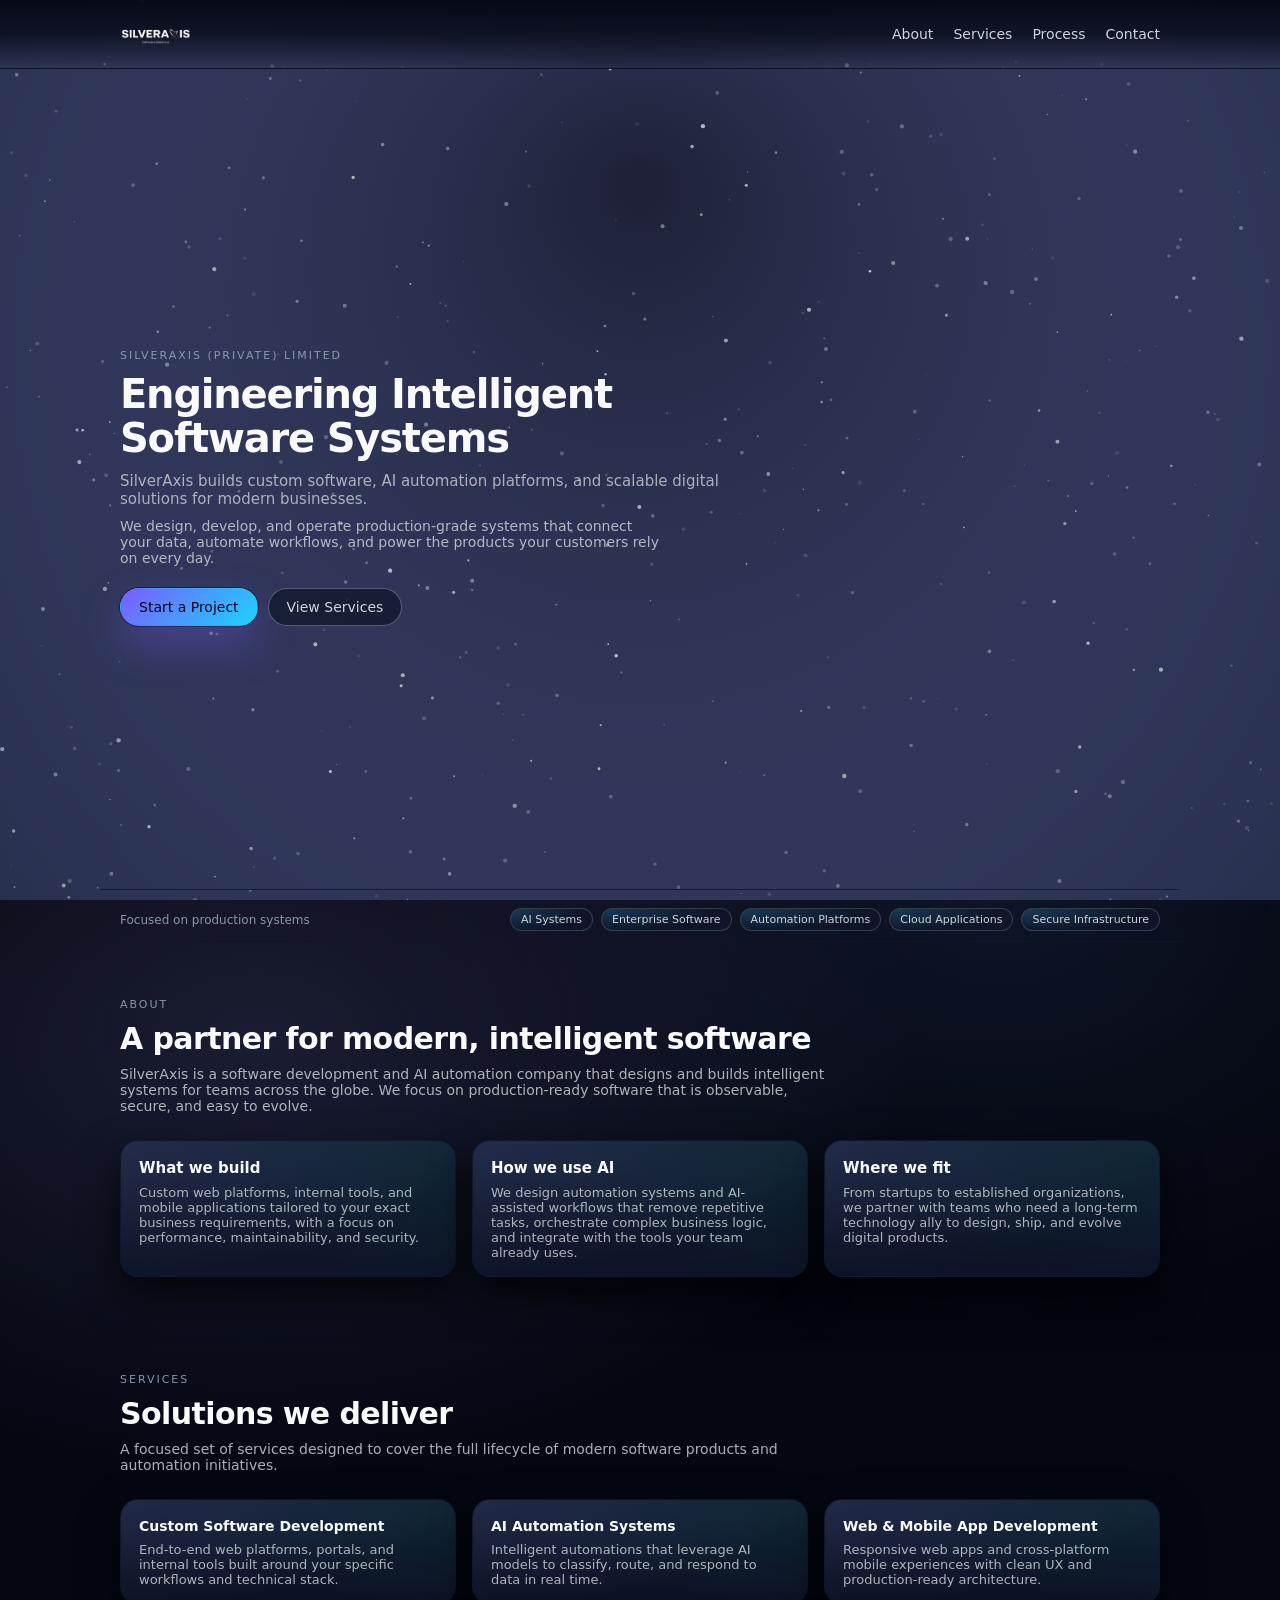
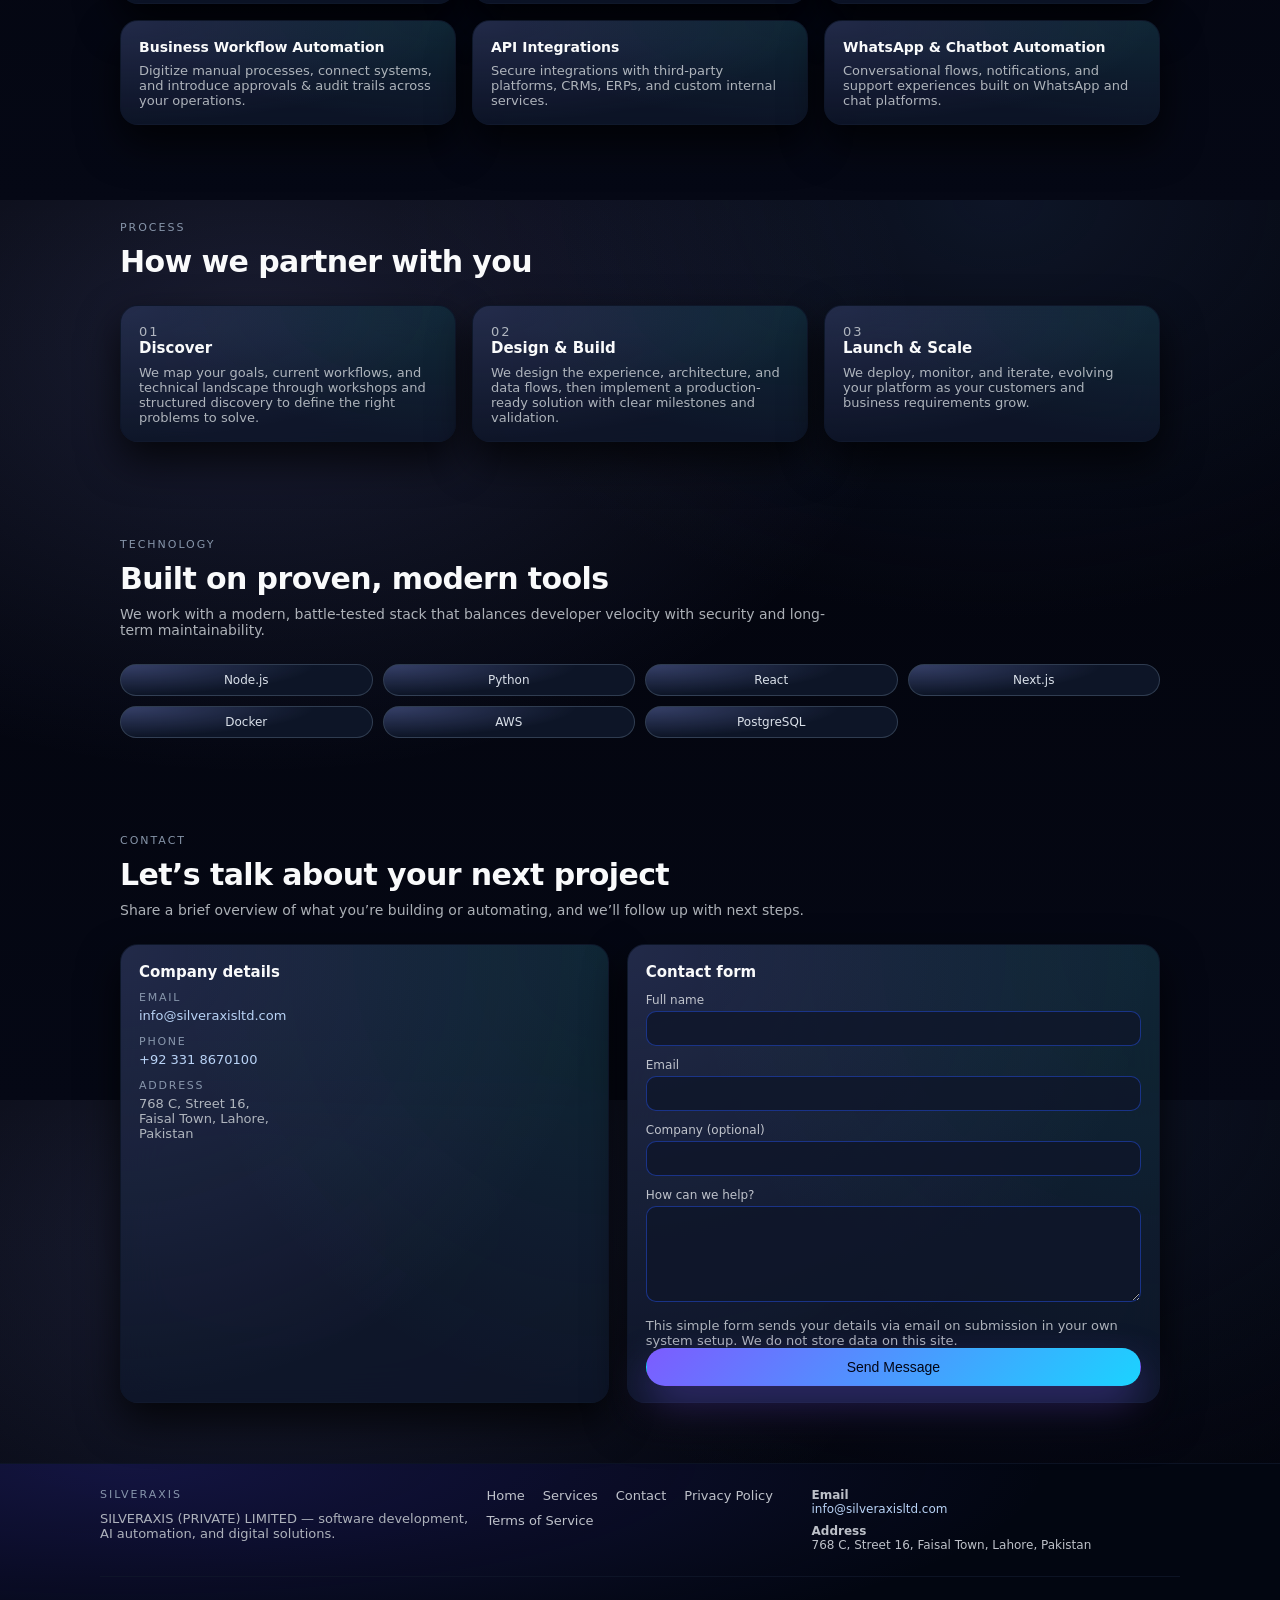
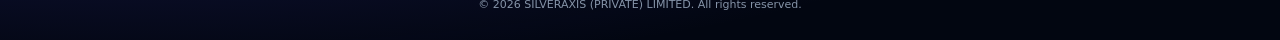
<file: index.html>
<!doctype html>
<html lang="en">
  <head>
    <meta charset="UTF-8" />
    <meta name="viewport" content="width=device-width, initial-scale=1" />
    <meta name="theme-color" content="#02030a" />
    <title>SilverAxis – Software Development &amp; AI Automation</title>
    <meta
      name="description"
      content="SilverAxis builds intelligent software systems, automation platforms, and scalable digital solutions for businesses."
    />
    <meta
      name="keywords"
      content="SilverAxis, SILVERAXIS (PRIVATE) LIMITED, software development, AI automation, web apps, mobile apps, business workflow automation, Lahore Pakistan"
    />
    <meta property="og:title" content="SilverAxis Software Solutions" />
    <meta
      property="og:description"
      content="Software development, AI automation, and digital solutions by SILVERAXIS (PRIVATE) LIMITED."
    />
    <meta property="og:type" content="website" />
    <meta property="og:site_name" content="SilverAxis" />
    <link rel="stylesheet" href="./styles.css" />
  </head>
  <body>
    <canvas id="bg" aria-hidden="true"></canvas>

    <div class="page">
      <header class="site-header">
        <div class="nav-inner">
          <a href="#hero" class="brand-mark">
            <img src="./assets/logo.png" alt="SilverAxis Software Solutions" class="brand-logo" />
          </a>
          <nav class="nav" aria-label="Primary">
            <a href="#about">About</a>
            <a href="#services">Services</a>
            <a href="#process">Process</a>
            <a href="#contact">Contact</a>
          </nav>
        </div>
      </header>

      <main>
        <section id="hero" class="section hero" aria-labelledby="hero-title">
          <div class="hero-content">
            <p class="eyebrow">SILVERAXIS (PRIVATE) LIMITED</p>
            <h1 id="hero-title">Engineering Intelligent Software Systems</h1>
            <p class="hero-subtitle">
              SilverAxis builds custom software, AI automation platforms, and scalable digital
              solutions for modern businesses.
            </p>
            <p class="hero-copy">
              We design, develop, and operate production-grade systems that connect your data,
              automate workflows, and power the products your customers rely on every day.
            </p>
            <div class="hero-actions">
              <a href="#contact" class="btn btn-primary">Start a Project</a>
              <a href="#services" class="btn btn-ghost">View Services</a>
            </div>
          </div>
        </section>

        <section class="section section-tight trust-strip" aria-label="SilverAxis capabilities">
          <div class="trust-row">
            <p class="trust-label">Focused on production systems</p>
            <div class="trust-items">
              <span class="pill">AI Systems</span>
              <span class="pill">Enterprise Software</span>
              <span class="pill">Automation Platforms</span>
              <span class="pill">Cloud Applications</span>
              <span class="pill">Secure Infrastructure</span>
            </div>
          </div>
        </section>

        <section id="about" class="section" aria-labelledby="about-title">
          <div class="section-heading">
            <p class="eyebrow">About</p>
            <h2 id="about-title">A partner for modern, intelligent software</h2>
            <p class="section-lead">
              SilverAxis is a software development and AI automation company that designs and builds
              intelligent systems for teams across the globe. We focus on production-ready software
              that is observable, secure, and easy to evolve.
            </p>
          </div>
          <div class="about-grid">
            <article class="card">
              <h3>What we build</h3>
              <p>
                Custom web platforms, internal tools, and mobile applications tailored to your exact
                business requirements, with a focus on performance, maintainability, and security.
              </p>
            </article>
            <article class="card">
              <h3>How we use AI</h3>
              <p>
                We design automation systems and AI-assisted workflows that remove repetitive tasks,
                orchestrate complex business logic, and integrate with the tools your team already
                uses.
              </p>
            </article>
            <article class="card">
              <h3>Where we fit</h3>
              <p>
                From startups to established organizations, we partner with teams who need a
                long-term technology ally to design, ship, and evolve digital products.
              </p>
            </article>
          </div>
        </section>

        <section id="services" class="section" aria-labelledby="services-title">
          <div class="section-heading">
            <p class="eyebrow">Services</p>
            <h2 id="services-title">Solutions we deliver</h2>
            <p class="section-lead">
              A focused set of services designed to cover the full lifecycle of modern software
              products and automation initiatives.
            </p>
          </div>

          <div class="services-grid">
            <article class="card service">
              <h3>Custom Software Development</h3>
              <p>
                End-to-end web platforms, portals, and internal tools built around your specific
                workflows and technical stack.
              </p>
            </article>
            <article class="card service">
              <h3>AI Automation Systems</h3>
              <p>
                Intelligent automations that leverage AI models to classify, route, and respond to
                data in real time.
              </p>
            </article>
            <article class="card service">
              <h3>Web &amp; Mobile App Development</h3>
              <p>
                Responsive web apps and cross-platform mobile experiences with clean UX and
                production-ready architecture.
              </p>
            </article>
            <article class="card service">
              <h3>Business Workflow Automation</h3>
              <p>
                Digitize manual processes, connect systems, and introduce approvals &amp; audit
                trails across your operations.
              </p>
            </article>
            <article class="card service">
              <h3>API Integrations</h3>
              <p>
                Secure integrations with third-party platforms, CRMs, ERPs, and custom internal
                services.
              </p>
            </article>
            <article class="card service">
              <h3>WhatsApp &amp; Chatbot Automation</h3>
              <p>
                Conversational flows, notifications, and support experiences built on WhatsApp and
                chat platforms.
              </p>
            </article>
          </div>
        </section>

        <section id="process" class="section" aria-labelledby="process-title">
          <div class="section-heading">
            <p class="eyebrow">Process</p>
            <h2 id="process-title">How we partner with you</h2>
          </div>
          <div class="process-grid">
            <article class="card step">
              <p class="step-label">01</p>
              <h3>Discover</h3>
              <p>
                We map your goals, current workflows, and technical landscape through workshops and
                structured discovery to define the right problems to solve.
              </p>
            </article>
            <article class="card step">
              <p class="step-label">02</p>
              <h3>Design &amp; Build</h3>
              <p>
                We design the experience, architecture, and data flows, then implement a
                production-ready solution with clear milestones and validation.
              </p>
            </article>
            <article class="card step">
              <p class="step-label">03</p>
              <h3>Launch &amp; Scale</h3>
              <p>
                We deploy, monitor, and iterate, evolving your platform as your customers and
                business requirements grow.
              </p>
            </article>
          </div>
        </section>

        <section id="stack" class="section" aria-labelledby="stack-title">
          <div class="section-heading">
            <p class="eyebrow">Technology</p>
            <h2 id="stack-title">Built on proven, modern tools</h2>
            <p class="section-lead">
              We work with a modern, battle-tested stack that balances developer velocity with
              security and long-term maintainability.
            </p>
          </div>
          <div class="stack-grid">
            <div class="stack-item">Node.js</div>
            <div class="stack-item">Python</div>
            <div class="stack-item">React</div>
            <div class="stack-item">Next.js</div>
            <div class="stack-item">Docker</div>
            <div class="stack-item">AWS</div>
            <div class="stack-item">PostgreSQL</div>
          </div>
        </section>

        <section id="contact" class="section" aria-labelledby="contact-title">
          <div class="section-heading">
            <p class="eyebrow">Contact</p>
            <h2 id="contact-title">Let’s talk about your next project</h2>
            <p class="section-lead">
              Share a brief overview of what you’re building or automating, and we’ll follow up
              with next steps.
            </p>
          </div>
          <div class="contact-layout">
            <div class="contact-details card">
              <h3>Company details</h3>
              <ul class="contact-list">
                <li>
                  <span>Email</span>
                  <a href="mailto:info@silveraxisltd.com">info@silveraxisltd.com</a>
                </li>
                <li>
                  <span>Phone</span>
                  <a href="tel:+923318670100">+92 331 8670100</a>
                </li>
                <li>
                  <span>Address</span>
                  <p>
                    768 C, Street 16,<br />
                    Faisal Town, Lahore,<br />
                    Pakistan
                  </p>
                </li>
              </ul>
            </div>

            <form class="contact-form card" id="contact-form" novalidate>
              <h3>Contact form</h3>
              <div class="field-group">
                <label for="name">Full name</label>
                <input id="name" name="name" type="text" autocomplete="name" required />
              </div>
              <div class="field-group">
                <label for="email">Email</label>
                <input
                  id="email"
                  name="email"
                  type="email"
                  inputmode="email"
                  autocomplete="email"
                  required
                />
              </div>
              <div class="field-group">
                <label for="company">Company (optional)</label>
                <input id="company" name="company" type="text" autocomplete="organization" />
              </div>
              <div class="field-group">
                <label for="message">How can we help?</label>
                <textarea id="message" name="message" rows="4" required></textarea>
              </div>
              <p class="form-note">
                This simple form sends your details via email on submission in your own system
                setup. We do not store data on this site.
              </p>
              <button type="submit" class="btn btn-primary full-width">Send Message</button>
              <p class="form-status" id="form-status" role="status" aria-live="polite"></p>
            </form>
          </div>
        </section>
      </main>

      <footer class="site-footer" aria-label="Footer">
        <div class="footer-top">
          <div class="footer-brand">
            <p class="eyebrow">SilverAxis</p>
            <p class="footer-copy">
              SILVERAXIS (PRIVATE) LIMITED — software development, AI automation, and digital
              solutions.
            </p>
          </div>
          <nav class="footer-nav" aria-label="Footer links">
            <a href="#hero">Home</a>
            <a href="#services">Services</a>
            <a href="#contact">Contact</a>
            <a href="./privacy-policy.html">Privacy Policy</a>
            <a href="./terms-of-service.html">Terms of Service</a>
          </nav>
          <div class="footer-contact">
            <p>
              <strong>Email</strong><br />
              <a href="mailto:info@silveraxisltd.com">info@silveraxisltd.com</a>
            </p>
            <p>
              <strong>Address</strong><br />
              768 C, Street 16, Faisal Town, Lahore, Pakistan
            </p>
          </div>
        </div>
        <div class="footer-bottom">
          <p>© <span id="year"></span> SILVERAXIS (PRIVATE) LIMITED. All rights reserved.</p>
        </div>
      </footer>
    </div>

    <script src="./main.js"></script>
  </body>
</html>
</file>
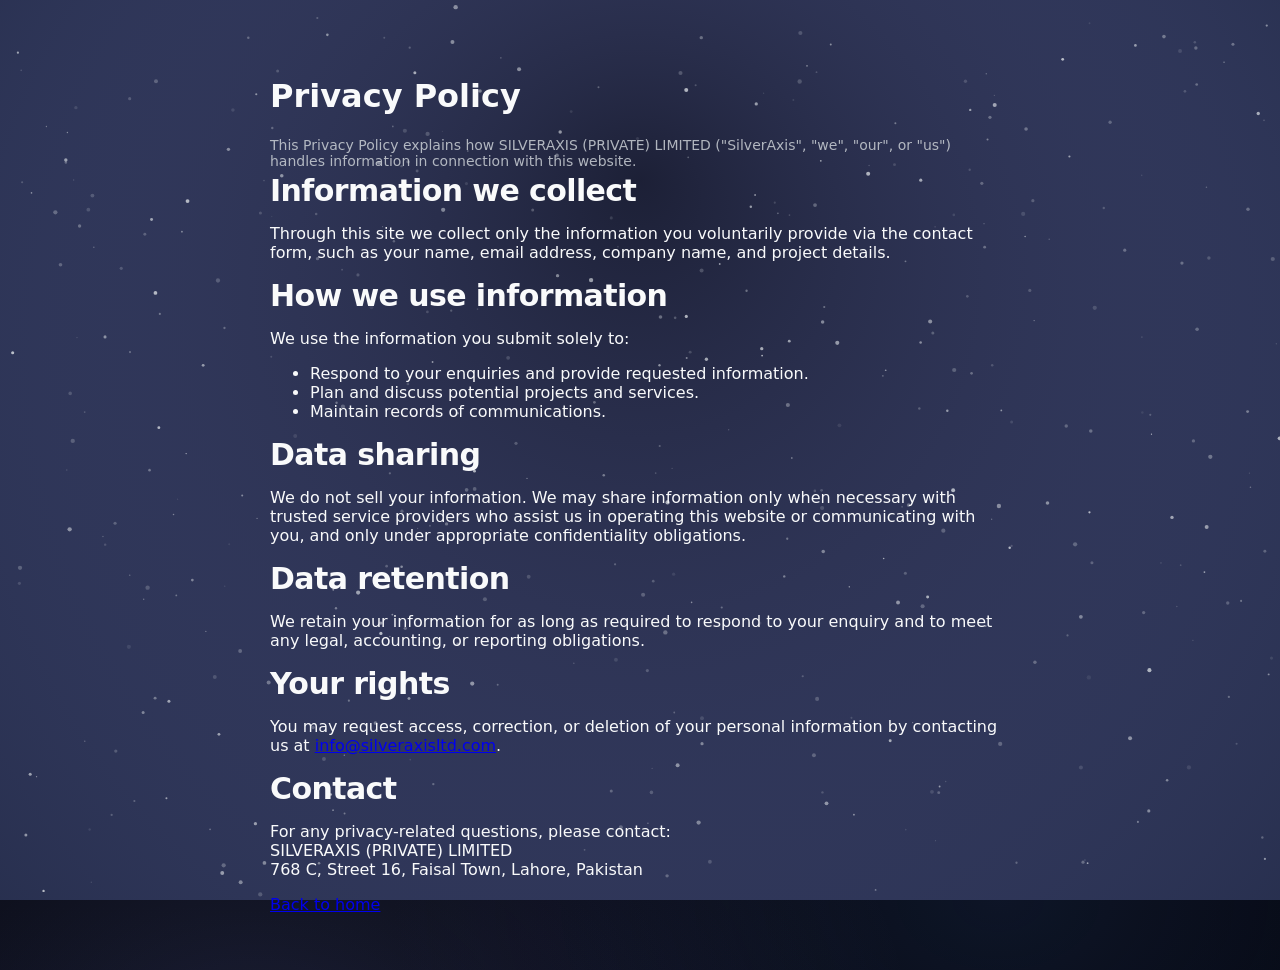
<file: privacy-policy.html>
<!doctype html>
<html lang="en">
  <head>
    <meta charset="UTF-8" />
    <meta name="viewport" content="width=device-width, initial-scale=1" />
    <title>Privacy Policy | SilverAxis</title>
    <link rel="stylesheet" href="./styles.css" />
  </head>
  <body>
    <canvas id="bg" aria-hidden="true"></canvas>
    <div class="page">
      <main class="section" style="max-width:780px;">
        <h1>Privacy Policy</h1>
        <p class="section-lead">
          This Privacy Policy explains how SILVERAXIS (PRIVATE) LIMITED ("SilverAxis", "we",
          "our", or "us") handles information in connection with this website.
        </p>
        <h2>Information we collect</h2>
        <p>
          Through this site we collect only the information you voluntarily provide via the contact
          form, such as your name, email address, company name, and project details.
        </p>
        <h2>How we use information</h2>
        <p>We use the information you submit solely to:</p>
        <ul>
          <li>Respond to your enquiries and provide requested information.</li>
          <li>Plan and discuss potential projects and services.</li>
          <li>Maintain records of communications.</li>
        </ul>
        <h2>Data sharing</h2>
        <p>
          We do not sell your information. We may share information only when necessary with trusted
          service providers who assist us in operating this website or communicating with you, and
          only under appropriate confidentiality obligations.
        </p>
        <h2>Data retention</h2>
        <p>
          We retain your information for as long as required to respond to your enquiry and to meet
          any legal, accounting, or reporting obligations.
        </p>
        <h2>Your rights</h2>
        <p>
          You may request access, correction, or deletion of your personal information by contacting
          us at
          <a href="mailto:info@silveraxisltd.com">info@silveraxisltd.com</a>.
        </p>
        <h2>Contact</h2>
        <p>
          For any privacy-related questions, please contact:<br />
          SILVERAXIS (PRIVATE) LIMITED<br />
          768 C, Street 16, Faisal Town, Lahore, Pakistan
        </p>
        <p>
          <a href="./index.html">Back to home</a>
        </p>
      </main>
    </div>
    <script src="./main.js"></script>
  </body>
</html>
</file>
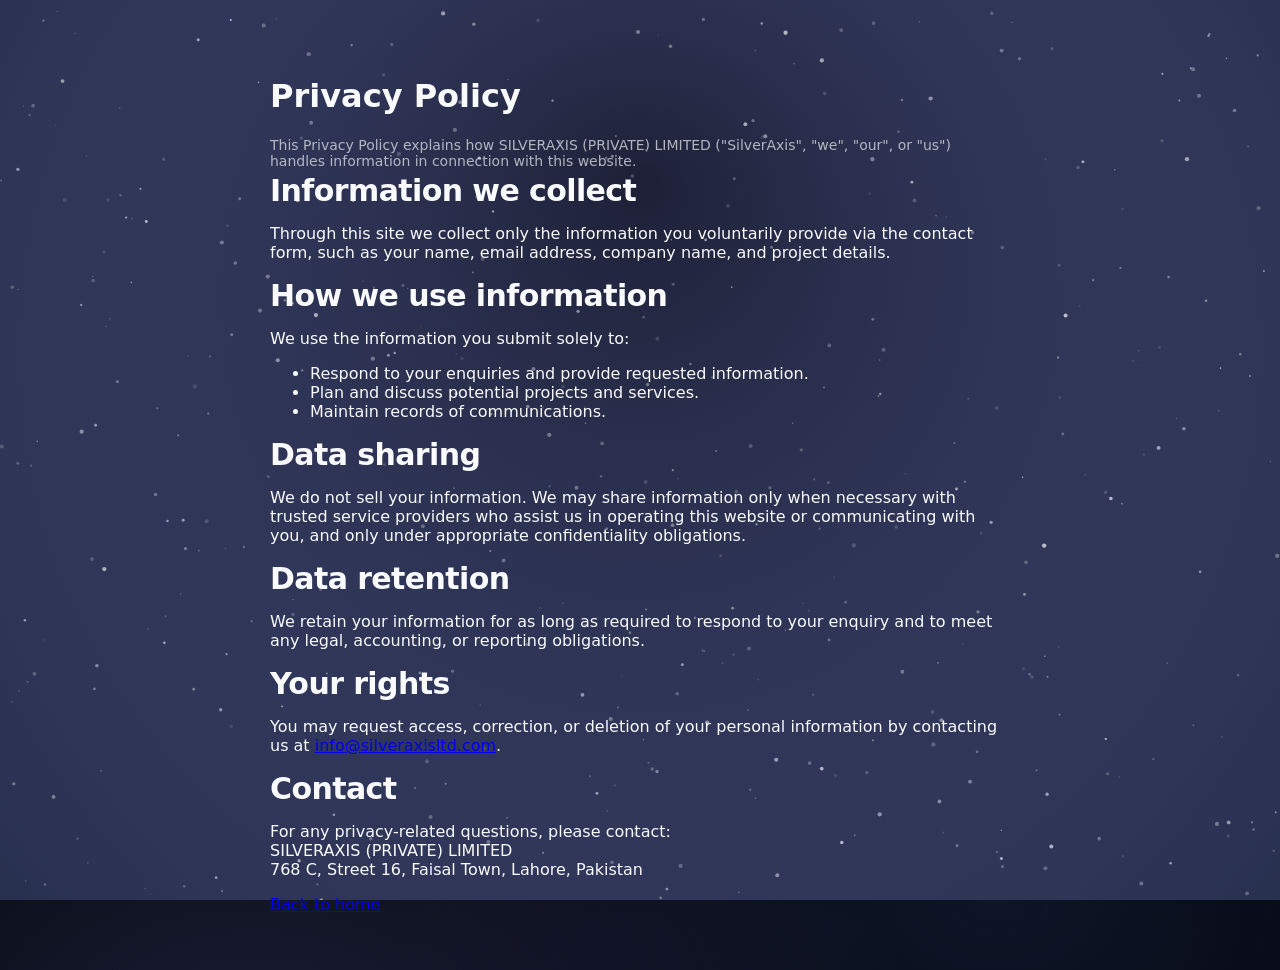
<file: privacy.html>
<!doctype html>
<html lang="en">
  <head>
    <meta charset="UTF-8" />
    <meta name="viewport" content="width=device-width, initial-scale=1" />
    <title>Privacy Policy | SilverAxis</title>
    <link rel="stylesheet" href="./styles.css" />
  </head>
  <body>
    <canvas id="bg" aria-hidden="true"></canvas>
    <div class="page">
      <main class="section" style="max-width:780px;">
        <h1>Privacy Policy</h1>
        <p class="section-lead">
          This Privacy Policy explains how SILVERAXIS (PRIVATE) LIMITED (&quot;SilverAxis&quot;,
          &quot;we&quot;, &quot;our&quot;, or &quot;us&quot;) handles information in connection
          with this website.
        </p>
        <h2>Information we collect</h2>
        <p>
          Through this site we collect only the information you voluntarily provide via the contact
          form, such as your name, email address, company name, and project details.
        </p>
        <h2>How we use information</h2>
        <p>We use the information you submit solely to:</p>
        <ul>
          <li>Respond to your enquiries and provide requested information.</li>
          <li>Plan and discuss potential projects and services.</li>
          <li>Maintain records of communications.</li>
        </ul>
        <h2>Data sharing</h2>
        <p>
          We do not sell your information. We may share information only when necessary with trusted
          service providers who assist us in operating this website or communicating with you, and
          only under appropriate confidentiality obligations.
        </p>
        <h2>Data retention</h2>
        <p>
          We retain your information for as long as required to respond to your enquiry and to meet
          any legal, accounting, or reporting obligations.
        </p>
        <h2>Your rights</h2>
        <p>
          You may request access, correction, or deletion of your personal information by contacting
          us at
          <a href="mailto:info@silveraxisltd.com">info@silveraxisltd.com</a>.
        </p>
        <h2>Contact</h2>
        <p>
          For any privacy-related questions, please contact:<br />
          SILVERAXIS (PRIVATE) LIMITED<br />
          768 C, Street 16, Faisal Town, Lahore, Pakistan
        </p>
        <p>
          <a href="./index.html">Back to home</a>
        </p>
      </main>
    </div>
    <script src="./main.js"></script>
  </body>
</html>
</file>
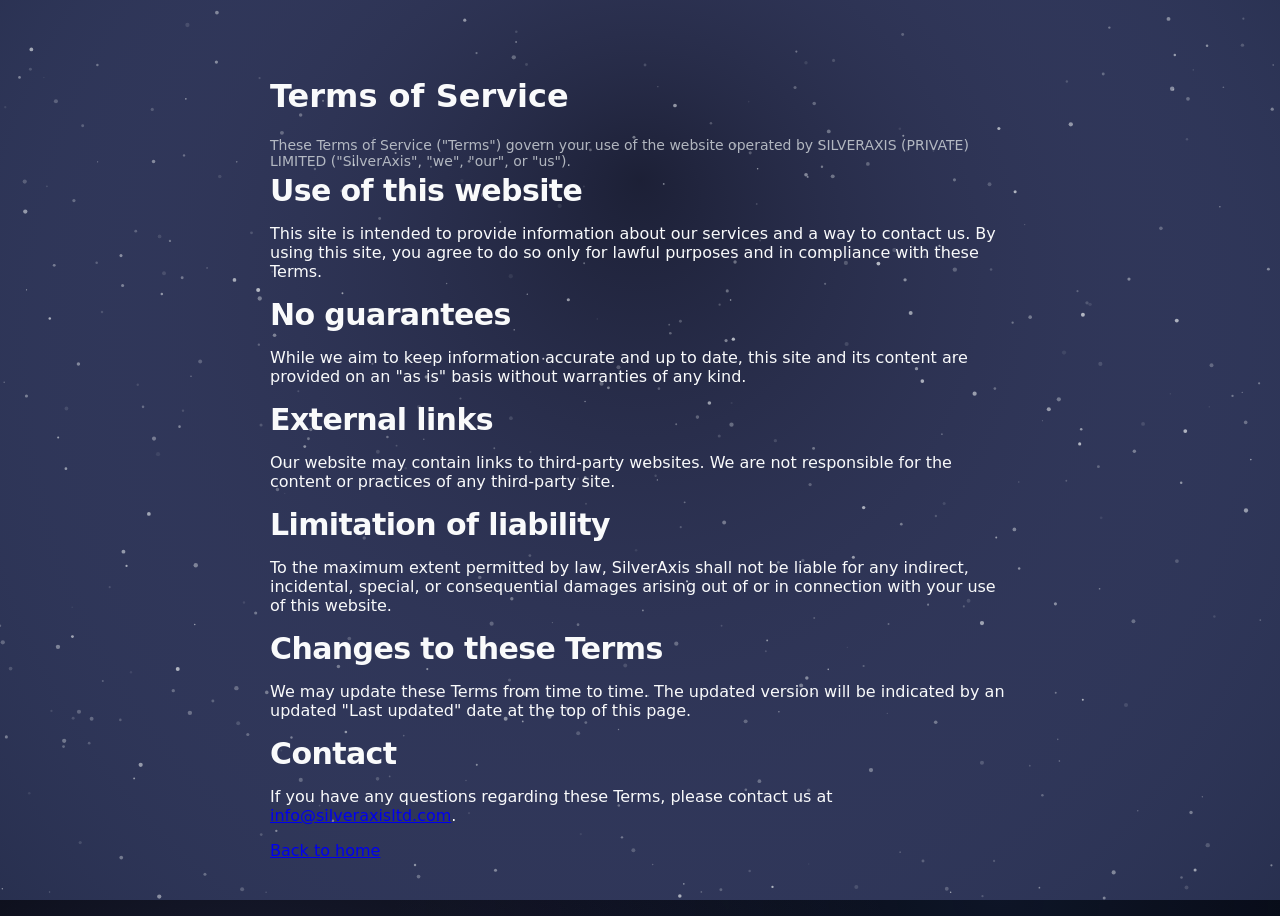
<file: terms-of-service.html>
<!doctype html>
<html lang="en">
  <head>
    <meta charset="UTF-8" />
    <meta name="viewport" content="width=device-width, initial-scale=1" />
    <title>Terms of Service | SilverAxis</title>
    <link rel="stylesheet" href="./styles.css" />
  </head>
  <body>
    <canvas id="bg" aria-hidden="true"></canvas>
    <div class="page">
      <main class="section" style="max-width:780px;">
        <h1>Terms of Service</h1>
        <p class="section-lead">
          These Terms of Service ("Terms") govern your use of the website operated by
          SILVERAXIS (PRIVATE) LIMITED ("SilverAxis", "we", "our", or "us").
        </p>
        <h2>Use of this website</h2>
        <p>
          This site is intended to provide information about our services and a way to contact us.
          By using this site, you agree to do so only for lawful purposes and in compliance with
          these Terms.
        </p>
        <h2>No guarantees</h2>
        <p>
          While we aim to keep information accurate and up to date, this site and its content are
          provided on an "as is" basis without warranties of any kind.
        </p>
        <h2>External links</h2>
        <p>
          Our website may contain links to third‑party websites. We are not responsible for the
          content or practices of any third‑party site.
        </p>
        <h2>Limitation of liability</h2>
        <p>
          To the maximum extent permitted by law, SilverAxis shall not be liable for any indirect,
          incidental, special, or consequential damages arising out of or in connection with your
          use of this website.
        </p>
        <h2>Changes to these Terms</h2>
        <p>
          We may update these Terms from time to time. The updated version will be indicated by an
          updated "Last updated" date at the top of this page.
        </p>
        <h2>Contact</h2>
        <p>
          If you have any questions regarding these Terms, please contact us at
          <a href="mailto:info@silveraxisltd.com">info@silveraxisltd.com</a>.
        </p>
        <p>
          <a href="./index.html">Back to home</a>
        </p>
      </main>
    </div>
    <script src="./main.js"></script>
  </body>
</html>
</file>
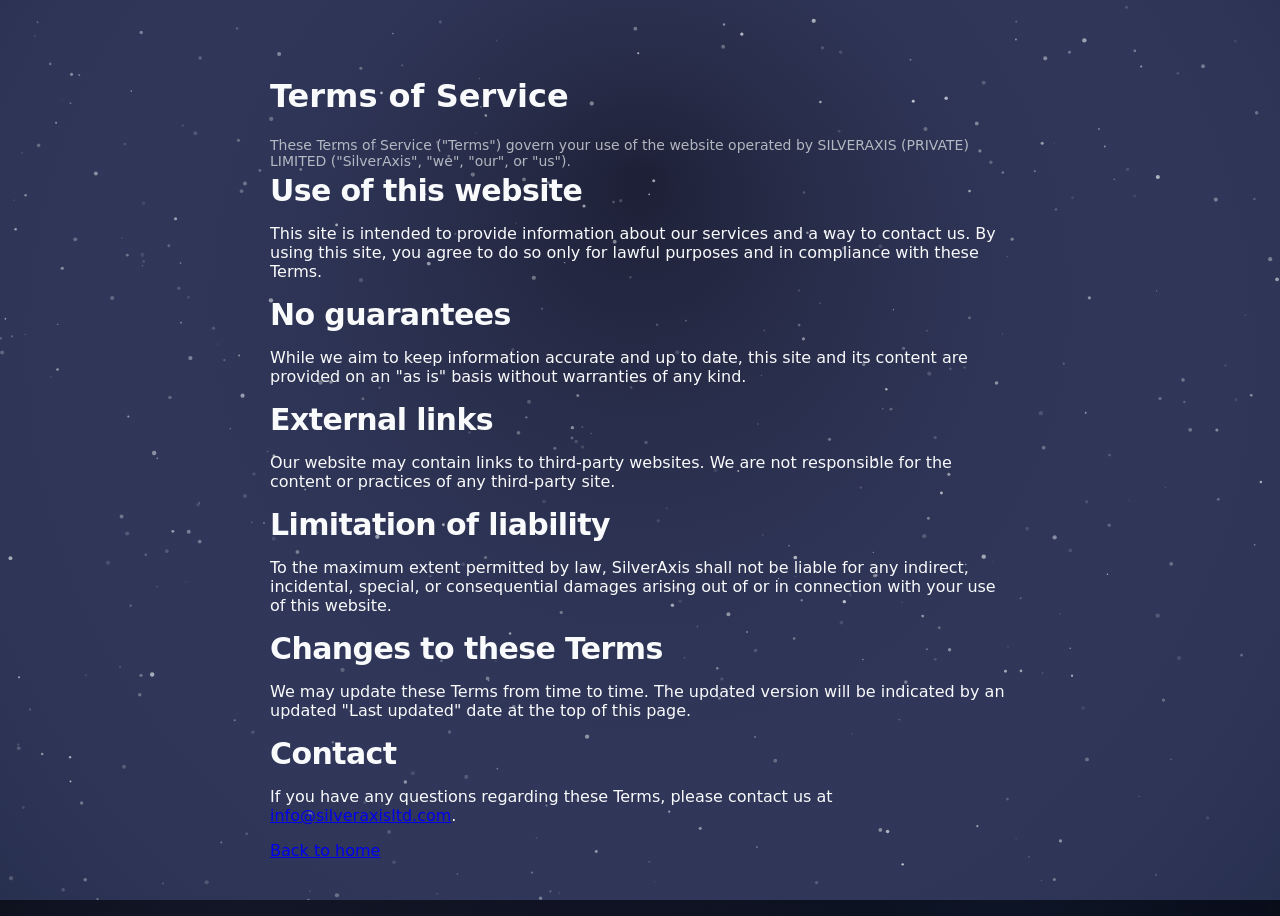
<file: terms.html>
<!doctype html>
<html lang="en">
  <head>
    <meta charset="UTF-8" />
    <meta name="viewport" content="width=device-width, initial-scale=1" />
    <title>Terms of Service | SilverAxis</title>
    <link rel="stylesheet" href="./styles.css" />
  </head>
  <body>
    <canvas id="bg" aria-hidden="true"></canvas>
    <div class="page">
      <main class="section" style="max-width:780px;">
        <h1>Terms of Service</h1>
        <p class="section-lead">
          These Terms of Service (&quot;Terms&quot;) govern your use of the website operated by
          SILVERAXIS (PRIVATE) LIMITED (&quot;SilverAxis&quot;, &quot;we&quot;, &quot;our&quot;,
          or &quot;us&quot;).
        </p>
        <h2>Use of this website</h2>
        <p>
          This site is intended to provide information about our services and a way to contact us.
          By using this site, you agree to do so only for lawful purposes and in compliance with
          these Terms.
        </p>
        <h2>No guarantees</h2>
        <p>
          While we aim to keep information accurate and up to date, this site and its content are
          provided on an &quot;as is&quot; basis without warranties of any kind.
        </p>
        <h2>External links</h2>
        <p>
          Our website may contain links to third‑party websites. We are not responsible for the
          content or practices of any third‑party site.
        </p>
        <h2>Limitation of liability</h2>
        <p>
          To the maximum extent permitted by law, SilverAxis shall not be liable for any indirect,
          incidental, special, or consequential damages arising out of or in connection with your
          use of this website.
        </p>
        <h2>Changes to these Terms</h2>
        <p>
          We may update these Terms from time to time. The updated version will be indicated by an
          updated &quot;Last updated&quot; date at the top of this page.
        </p>
        <h2>Contact</h2>
        <p>
          If you have any questions regarding these Terms, please contact us at
          <a href="mailto:info@silveraxisltd.com">info@silveraxisltd.com</a>.
        </p>
        <p>
          <a href="./index.html">Back to home</a>
        </p>
      </main>
    </div>
    <script src="./main.js"></script>
  </body>
</html>
</file>
<file: styles.css>
:root{
  --bg0:#02030a;
  --bg1:#050815;
  --text:#f9fafb;
  --muted:rgba(209,213,219,.78);
  --stroke:rgba(148,163,184,.16);
  --card:rgba(15,23,42,.74);
  --shadow:0 40px 90px rgba(0,0,0,.85);
  --radius:22px;
  --accent0:#7c5cff;
  --accent1:#1bd3ff;
}

*,
*::before,
*::after{
  box-sizing:border-box;
}

html{
  height:100%;
  scroll-behavior:smooth;
}

body{
  min-height:100%;
  margin:0;
  font-family: ui-sans-serif, system-ui, -apple-system, Segoe UI, Roboto, Helvetica, Arial, "Apple Color Emoji", "Segoe UI Emoji";
  color:var(--text);
  background:
    radial-gradient(1200px 800px at 20% 15%, rgba(148,163,255,.16), transparent 55%),
    radial-gradient(1100px 760px at 78% 0%, rgba(15,23,42,.9), transparent 55%),
    linear-gradient(180deg, var(--bg0), var(--bg1));
}

body,
.page{
  position:relative;
}

#bg{
  position:fixed;
  inset:0;
  width:100%;
  height:100%;
  display:block;
  z-index:-1;
}

.page{
  min-height:100vh;
  display:flex;
  flex-direction:column;
}

.site-header{
  position:sticky;
  top:0;
  z-index:20;
  backdrop-filter: blur(16px);
  -webkit-backdrop-filter: blur(16px);
  background:linear-gradient(180deg, rgba(3,7,18,.92), rgba(3,7,18,.72), transparent);
  border-bottom:1px solid rgba(15,23,42,.6);
}

.nav-inner{
  max-width:1080px;
  margin:0 auto;
  padding:14px 20px;
  display:flex;
  align-items:center;
  justify-content:space-between;
  gap:18px;
}

.brand-mark{
  display:inline-flex;
  align-items:center;
}

.brand-logo{
  height:40px;
  width:auto;
}

.nav{
  display:flex;
  align-items:center;
  gap:20px;
  font-size:14px;
}

.nav a{
  color:rgba(226,232,240,.9);
  text-decoration:none;
  padding:6px 0;
  position:relative;
}

.nav a::after{
  content:"";
  position:absolute;
  left:0;
  bottom:-4px;
  width:0;
  height:2px;
  border-radius:999px;
  background:linear-gradient(90deg,var(--accent0),var(--accent1));
  transition:width .18s ease-out;
}

.nav a:hover::after,
.nav a:focus-visible::after{
  width:100%;
}

main{
  flex:1;
}

.section{
  max-width:1080px;
  margin:0 auto;
  padding:56px 20px 40px;
}

.section-tight{
  padding-top:18px;
  padding-bottom:10px;
}

.hero{
  display:grid;
  align-items:center;
  min-height:calc(100vh - 80px);
}

.hero-content{
  max-width:640px;
}

.eyebrow{
  text-transform:uppercase;
  letter-spacing:.18em;
  font-size:11px;
  color:rgba(148,163,184,.9);
  margin:0 0 10px;
}

.hero h1{
  margin:0 0 12px;
  font-size:clamp(30px, 4vw, 40px);
  line-height:1.1;
  letter-spacing:-.03em;
}

.hero-subtitle{
  margin:0 0 10px;
  font-size:15px;
  color:var(--muted);
}

.hero-copy{
  margin:0 0 22px;
  font-size:14px;
  color:rgba(209,213,219,.82);
  max-width:540px;
}

.hero-actions{
  display:flex;
  flex-wrap:wrap;
  gap:10px;
}

.btn{
  display:inline-flex;
  align-items:center;
  justify-content:center;
  border-radius:999px;
  padding:10px 18px;
  font-size:14px;
  font-weight:500;
  border:1px solid transparent;
  cursor:pointer;
  text-decoration:none;
  transition:transform .14s ease, box-shadow .14s ease, background .14s ease, border-color .14s ease, color .14s ease;
}

.btn-primary{
  color:#020617;
  background:linear-gradient(135deg,var(--accent0),var(--accent1));
  box-shadow:0 18px 40px rgba(124,92,255,.35),0 0 0 1px rgba(15,23,42,.8);
}

.btn-primary:hover{
  transform:translateY(-1px);
  box-shadow:0 24px 60px rgba(124,92,255,.45),0 0 0 1px rgba(15,23,42,.8);
}

.btn-ghost{
  color:rgba(226,232,240,.9);
  background:rgba(15,23,42,.75);
  border-color:rgba(148,163,184,.5);
}

.btn-ghost:hover{
  background:rgba(15,23,42,.95);
}

.full-width{
  width:100%;
}

.section-heading{
  max-width:720px;
  margin:0 0 26px;
}

.section h2{
  margin:4px 0 10px;
  font-size:clamp(22px, 3vw, 30px);
  letter-spacing:-.02em;
}

.section-lead{
  margin:0;
  font-size:14px;
  color:rgba(209,213,219,.82);
}

.trust-strip{
  border-top:1px solid rgba(15,23,42,.8);
  border-bottom:1px solid rgba(15,23,42,.8);
}

.trust-row{
  max-width:1080px;
  margin:0 auto;
  display:flex;
  align-items:center;
  justify-content:space-between;
  gap:14px;
  font-size:12px;
  color:rgba(148,163,184,.9);
}

.trust-label{
  margin:0;
  white-space:nowrap;
}

.trust-items{
  display:flex;
  flex-wrap:wrap;
  gap:8px;
  justify-content:flex-end;
}

.pill{
  border-radius:999px;
  border:1px solid rgba(55,65,81,.9);
  background:radial-gradient(160% 200% at 0% 0%, rgba(56,189,248,.22), transparent 55%),
             rgba(15,23,42,.9);
  padding:4px 10px;
  font-size:11px;
  color:rgba(226,232,240,.9);
}

.about-grid{
  display:grid;
  grid-template-columns:repeat(3,minmax(0,1fr));
  gap:16px;
}

.services-grid{
  display:grid;
  grid-template-columns:repeat(3,minmax(0,1fr));
  gap:16px;
}

.process-grid{
  display:grid;
  grid-template-columns:repeat(3,minmax(0,1fr));
  gap:16px;
}

.stack-grid{
  display:grid;
  grid-template-columns:repeat(4,minmax(0,1fr));
  gap:10px;
}

.stack-item{
  border-radius:999px;
  padding:8px 12px;
  border:1px solid rgba(51,65,85,.9);
  background:radial-gradient(140% 180% at 0% 0%, rgba(148,163,255,.3), transparent 55%),
             rgba(15,23,42,.92);
  font-size:12px;
  text-align:center;
  color:rgba(226,232,240,.96);
}

.card{
  border-radius:18px;
  padding:18px 18px 16px;
  background:radial-gradient(180% 180% at 0% 0%, rgba(148,163,255,.16), transparent 55%),
             radial-gradient(160% 180% at 100% 0%, rgba(45,212,191,.1), transparent 55%),
             rgba(15,23,42,.86);
  border:1px solid rgba(15,23,42,.85);
  box-shadow:0 18px 40px rgba(0,0,0,.75);
  backdrop-filter:blur(22px);
  -webkit-backdrop-filter:blur(22px);
  transition:transform .18s ease, box-shadow .18s ease, border-color .18s ease, background .18s ease;
}

.card h3{
  margin:0 0 8px;
  font-size:15px;
}

.card p{
  margin:0;
  font-size:13px;
  color:rgba(209,213,219,.82);
}

.card:hover{
  transform:translateY(-3px);
  border-color:rgba(148,163,255,.7);
  box-shadow:0 28px 80px rgba(15,23,42,.9);
}

.service h3{
  font-size:14px;
}

.step{
  position:relative;
}

.step-label{
  margin:0 0 8px;
  font-size:12px;
  letter-spacing:.16em;
  text-transform:uppercase;
  color:rgba(148,163,184,.9);
}

.contact-layout{
  display:grid;
  grid-template-columns:minmax(0,1.1fr) minmax(0,1.2fr);
  gap:18px;
}

.contact-list{
  list-style:none;
  margin:10px 0 0;
  padding:0;
  font-size:13px;
}

.contact-list li{
  margin-bottom:12px;
}

.contact-list span{
  display:block;
  font-size:11px;
  letter-spacing:.16em;
  text-transform:uppercase;
  color:rgba(148,163,184,.9);
  margin-bottom:4px;
}

.contact-list a{
  color:rgba(191,219,254,.96);
  text-decoration:none;
}

.contact-list a:hover{
  text-decoration:underline;
}

.contact-form h3{
  margin:0 0 12px;
}

.field-group{
  margin-bottom:12px;
}

.field-group label{
  display:block;
  margin-bottom:4px;
  font-size:12px;
  color:rgba(209,213,219,.9);
}

.field-group input,
.field-group textarea{
  width:100%;
  padding:9px 11px;
  border-radius:10px;
  border:1px solid rgba(30,64,175,.7);
  background:rgba(15,23,42,.82);
  color:var(--text);
  font-size:13px;
  outline:none;
}

.field-group input:focus,
.field-group textarea:focus{
  border-color:rgba(59,130,246,1);
  box-shadow:0 0 0 1px rgba(59,130,246,.85);
}

textarea{
  resize:vertical;
  min-height:96px;
}

.form-note{
  margin:8px 0 14px;
  font-size:11px;
  color:rgba(148,163,184,.85);
}

.form-status{
  margin:6px 0 0;
  font-size:12px;
}

.site-footer{
  border-top:1px solid rgba(15,23,42,.8);
  background:radial-gradient(120% 200% at 10% 0%, rgba(79,70,229,.22), transparent 60%),
             rgba(3,7,18,.96);
  padding:24px 20px 18px;
  margin-top:20px;
}

.footer-top{
  max-width:1080px;
  margin:0 auto 16px;
  display:grid;
  grid-template-columns:minmax(0,1.2fr) minmax(0,1fr) minmax(0,1.2fr);
  gap:18px;
  align-items:flex-start;
}

.footer-copy{
  margin:6px 0 0;
  font-size:13px;
  color:rgba(209,213,219,.82);
}

.footer-nav{
  display:flex;
  flex-wrap:wrap;
  gap:10px 18px;
  font-size:13px;
}

.footer-nav a{
  color:rgba(209,213,219,.9);
  text-decoration:none;
}

.footer-nav a:hover{
  text-decoration:underline;
}

.footer-contact{
  font-size:12px;
  color:rgba(209,213,219,.9);
}

.footer-contact p{
  margin:0 0 8px;
}

.footer-contact a{
  color:rgba(191,219,254,.96);
  text-decoration:none;
}

.footer-contact a:hover{
  text-decoration:underline;
}

.footer-bottom{
  max-width:1080px;
  margin:0 auto;
  border-top:1px solid rgba(15,23,42,.8);
  padding-top:10px;
  font-size:11px;
  color:rgba(148,163,184,.9);
  text-align:center;
}

@media (max-width: 900px){
  .about-grid,
  .services-grid,
  .process-grid{
    grid-template-columns:repeat(2,minmax(0,1fr));
  }

  .contact-layout{
    grid-template-columns:1fr;
  }

  .footer-top{
    grid-template-columns:1fr 1fr;
  }

  .stack-grid{
    grid-template-columns:repeat(3,minmax(0,1fr));
  }
}

@media (max-width: 720px){
  .nav{
    display:none;
  }

  .hero{
    min-height:unset;
    padding-top:42px;
  }

  .hero-actions{
    flex-direction:column;
    align-items:stretch;
  }

  .about-grid,
  .services-grid,
  .process-grid{
    grid-template-columns:1fr;
  }

  .footer-top{
    grid-template-columns:1fr;
  }

  .trust-row{
    flex-direction:column;
    align-items:flex-start;
  }

  .trust-items{
    justify-content:flex-start;
  }

  .stack-grid{
    grid-template-columns:repeat(2,minmax(0,1fr));
  }
}

@media (max-width: 480px){
  .section{
    padding:42px 16px 32px;
  }
}
</file>
